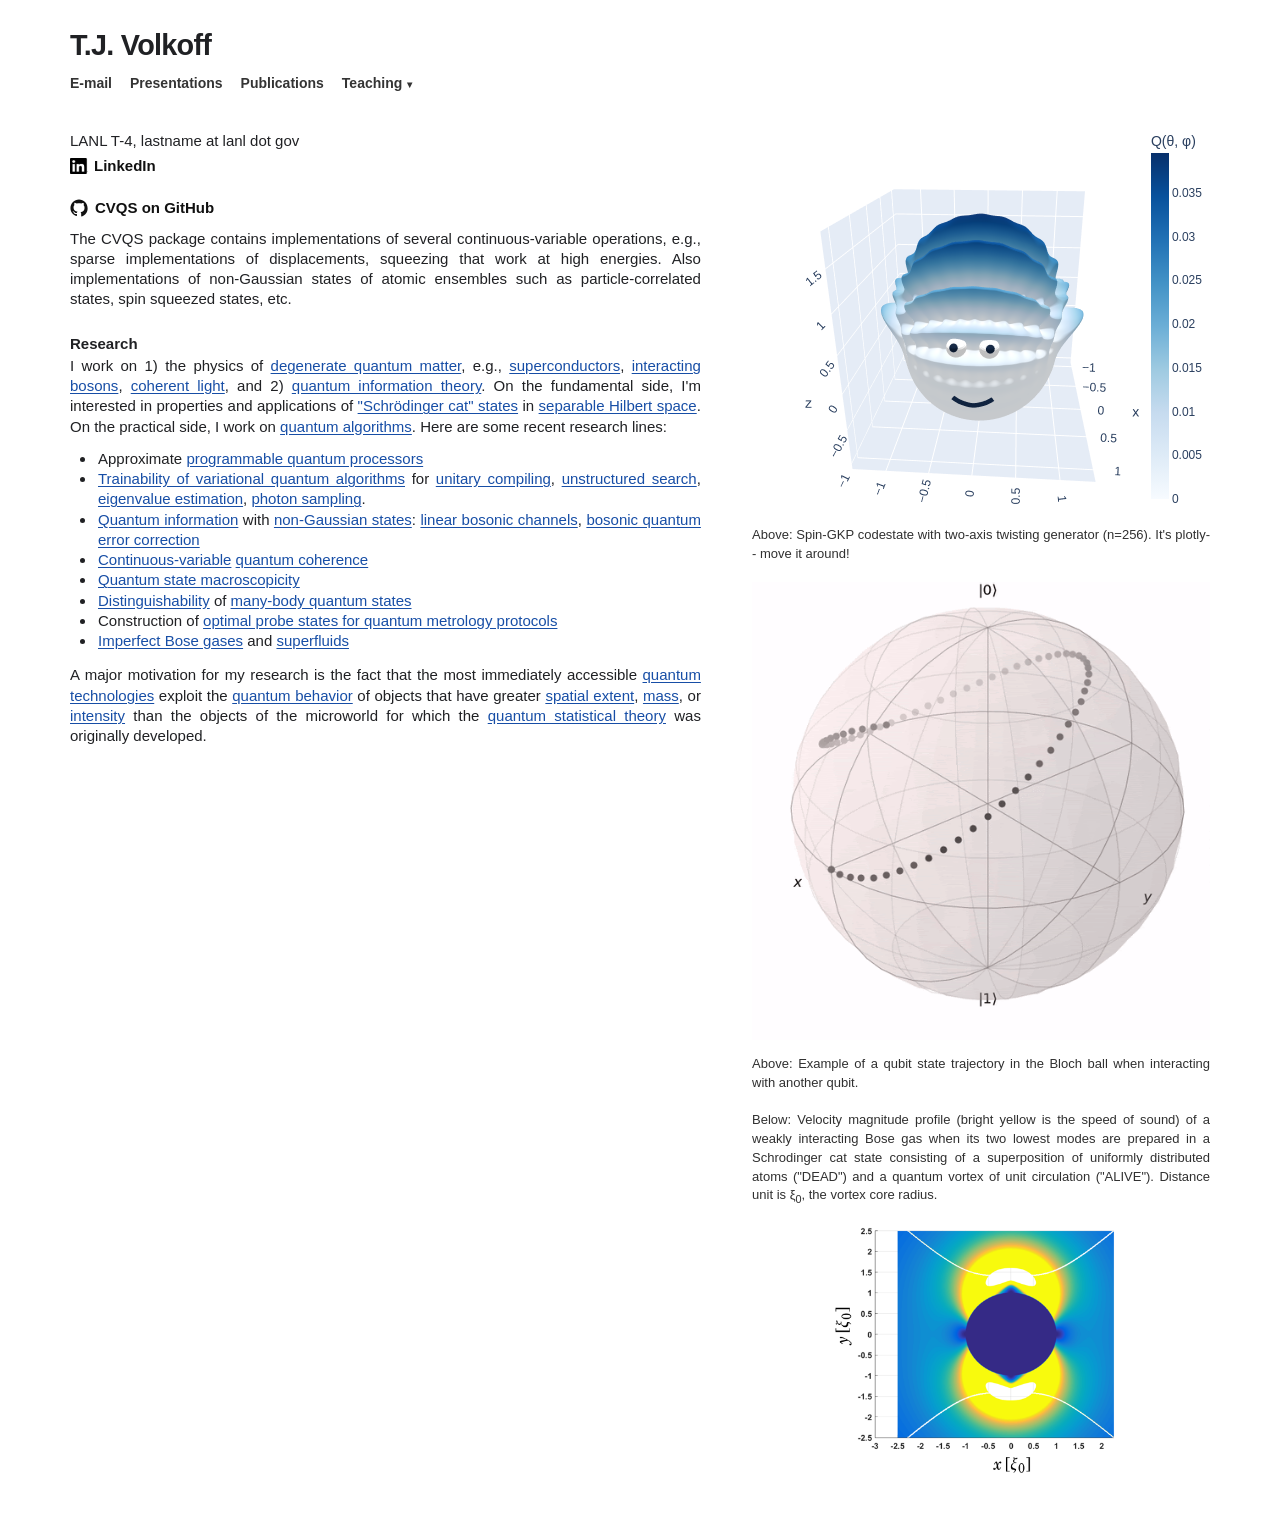
<file: index.html>
<!doctype html>
<html lang="en">
<head>
  <meta charset="utf-8">
  <meta name="viewport" content="width=device-width, initial-scale=1">
  <meta name="description" content="T.J. Volkoff">
  <title>T.J. Volkoff</title>

  <style>
    :root {
      --text: #202124;
      --muted: #5f6368;
      --link: #174ea6;
      --rule: #e4e7e9;
    }

    * {
      box-sizing: border-box;
    }

    body {
      margin: 0;
      color: var(--text);
      background: #fff;
      font-family: Arial, Helvetica, sans-serif;
      font-size: 15px;
      line-height: 1.35;
      -webkit-font-smoothing: antialiased;
    }

    a {
      color: var(--link);
      text-underline-offset: 2px;
    }

    a:hover,
    a:focus-visible {
      color: #0b3b82;
    }

    .skip-link {
      position: absolute;
      top: 8px;
      left: 8px;
      z-index: 2;
      padding: 8px 12px;
      color: #fff;
      background: #202124;
      transform: translateY(-150%);
    }

    .skip-link:focus {
      transform: translateY(0);
    }

    .site-header {
      position: static;
      padding: 30px 0 18px;
      background: #fff;
    }

    .header-inner {
      width: calc(100% - 80px);
      max-width: 1140px;
      margin-inline: auto;
    }

    .site-title {
      display: inline-block;
      color: var(--text);
      font-family: Arial, Helvetica, sans-serif;
      font-size: clamp(1.45rem, 4vw, 1.8rem);
      font-weight: 600;
      line-height: 1.1;
      letter-spacing: -0.025em;
      text-decoration: none;
    }

    .site-nav {
      display: flex;
      align-items: center;
      justify-content: flex-start;
      flex-wrap: wrap;
      gap: 5px 18px;
      margin-top: 12px;
    }

    .site-nav a {
      color: #343434;
      font-family: Arial, Helvetica, sans-serif;
      font-size: 14px;
      font-weight: 700;
      text-decoration: none;
      white-space: nowrap;
    }

    .site-nav a:hover,
    .site-nav a:focus-visible {
      color: var(--link);
      text-decoration: underline;
    }

    .nav-dropdown {
      position: relative;
      font-family: Arial, Helvetica, sans-serif;
      font-size: 14px;
    }

    .nav-dropdown summary {
      color: #343434;
      cursor: pointer;
      font-weight: 700;
      list-style: none;
      white-space: nowrap;
    }

    .nav-dropdown summary::-webkit-details-marker {
      display: none;
    }

    .nav-dropdown summary::after {
      content: "▾";
      display: inline-block;
      margin-left: 5px;
      font-size: 10px;
      transition: transform 140ms ease;
    }

    .nav-dropdown[open] summary::after {
      transform: rotate(180deg);
    }

    .nav-dropdown summary:hover,
    .nav-dropdown summary:focus-visible {
      color: var(--link);
      outline: none;
    }

    .dropdown-window {
      position: absolute;
      z-index: 10;
      top: calc(100% + 8px);
      left: -12px;
      width: max-content;
      max-width: min(340px, calc(100vw - 36px));
      padding: 10px 12px;
      border: 1px solid #dfe2e4;
      border-radius: 3px;
      background: #fff;
      box-shadow: 0 6px 18px rgba(0, 0, 0, 0.08);
    }

    .dropdown-window a {
      display: block;
      font-family: Arial, Helvetica, sans-serif;
      font-size: 14px;
      font-weight: 400;
      line-height: 1.4;
      white-space: normal;
    }

    .layout {
      width: calc(100% - 80px);
      max-width: 1140px;
      display: grid;
      grid-template-columns: minmax(0, 1.24fr) minmax(340px, 0.9fr);
      gap: clamp(28px, 4vw, 52px);
      align-items: start;
      margin: 20px auto 52px;
    }

    .contact {
      margin-bottom: 4px;
    }

    .contact p {
      margin: 0;
    }

    .contact .linkedin-link {
      margin: 5px 0;
    }

    .linkedin-link a {
      display: inline-flex;
      align-items: center;
      gap: 6px;
      color: #111;
      font-weight: 600;
      text-decoration: none;
    }

    .linkedin-link a:hover,
    .linkedin-link a:focus-visible {
      text-decoration: underline;
    }

    .linkedin-icon {
      width: 18px;
      height: 18px;
      object-fit: contain;
      flex: 0 0 auto;
    }

    .github-link {
      margin: 18px 0 6px;
    }

    .github-link a {
      display: inline-flex;
      align-items: center;
      gap: 7px;
      color: #111;
      text-decoration: none;
      font-weight: 600;
    }

    .github-link a:hover,
    .github-link a:focus-visible {
      text-decoration: underline;
    }

    .github-icon {
      width: 18px;
      height: 18px;
      flex: 0 0 auto;
    }

    p {
      margin: 0 0 12px;
    }

    article p,
    article li,
    figcaption {
      text-align: justify;
      text-justify: inter-word;
      hyphens: auto;
    }

    h1 {
      margin: 24px 0 2px;
      font-size: 15px;
      font-weight: 700;
    }

    ul {
      margin: 9px 0 14px;
      padding-left: 26px;
    }

    li {
      padding-left: 2px;
    }

    .motivation {
      margin-top: 14px;
    }

    figure {
      margin: 0;
    }

    .figures {
      margin-top: -72px;
    }

    figure + figure {
      margin-top: 18px;
    }

    figure img {
      width: 100%;
      height: auto;
    }

    .spin-gkp-frame {
      display: block;
      width: 100%;
      aspect-ratio: 1 / 1;
      border: 0;
    }

    .bloch-figure img {
      max-width: 460px;
      margin: 0 auto;
    }

    figcaption {
      margin-top: 10px;
      color: #303030;
      font-family: Arial, Helvetica, sans-serif;
      font-size: 13px;
      line-height: 1.45;
    }

    .sound-profile figcaption {
      margin-bottom: 0;
    }

    .sound-image-crop {
      width: 100%;
      aspect-ratio: 1.72 / 1;
      overflow: hidden;
    }

    .sound-image-crop img {
      transform: translateY(-26.5%) scale(1.08);
      transform-origin: top center;
    }

    @media (max-width: 860px) {
      .header-inner {
        width: calc(100% - 48px);
      }

      .layout {
        width: calc(100% - 48px);
        grid-template-columns: 1fr;
        gap: 32px;
        margin-top: 18px;
      }

      .figures {
        width: min(100%, 560px);
        margin-top: 0;
      }
    }

    @media (max-width: 520px) {
      body {
        font-size: 14px;
      }

      .site-header {
        padding: 24px 0 16px;
      }

      .header-inner {
        width: calc(100% - 36px);
      }

      .site-nav {
        margin-top: 10px;
        column-gap: 17px;
      }

      .site-nav a {
        font-size: 15px;
      }

      .layout {
        width: calc(100% - 36px);
      }
    }
  </style>
</head>

<body id="top">

  <a class="skip-link" href="#content">Skip to main content</a>

  <header class="site-header">
    <div class="header-inner">

      <a class="site-title" href="index.html">T.J. Volkoff</a>

      <nav class="site-nav" aria-label="Site navigation">
        <a href="email.html">E-mail</a>
        <a href="presentations.html">Presentations</a>
        <a href="publicationpage.html">Publications</a>

        <details class="nav-dropdown">
          <summary>Teaching</summary>

          <div class="dropdown-window">
            <a href="teaching.html">
              Field theory and many body physics, KU Fall 2016
            </a>
          </div>
        </details>

      </nav>
    </div>
  </header>

  <main class="layout" id="content">

    <article>

      <div class="contact" id="email">

        <p>LANL T-4, lastname at lanl dot gov</p>

        <p class="linkedin-link">
          <a
            href="https://www.linkedin.com/in/tyler-volkoff-46a4191b4/"
            target="_blank"
            rel="noopener noreferrer"
          >
            <img
              class="linkedin-icon"
              src="InBug-Black.png"
              alt=""
              width="18"
              height="18"
            >
            LinkedIn
          </a>
        </p>

      </div>

      <p class="github-link">
        <a
          href="https://github.com/deconfinedexcitation/CVQS"
          target="_blank"
          rel="noopener noreferrer"
        >
          <svg
            class="github-icon"
            viewBox="0 0 24 24"
            aria-hidden="true"
          >
            <path
              fill="currentColor"
              d="M12 .7C5.7.7.6 5.8.6 12.1c0 5 3.3 9.2 7.8 10.7.6.1.8-.3.8-.6v-2.2c-3.2.7-3.9-1.4-3.9-1.4-.5-1.3-1.3-1.7-1.3-1.7-1-.7.1-.7.1-.7 1.2.1 1.8 1.2 1.8 1.2 1 1.8 2.7 1.3 3.4 1 .1-.8.4-1.3.7-1.6-2.6-.3-5.3-1.3-5.3-5.7 0-1.3.5-2.3 1.2-3.1-.1-.3-.5-1.5.1-3.1 0 0 1-.3 3.2 1.2.9-.3 1.9-.4 2.9-.4s2 .1 2.9.4C17.1 5 18.1 5.3 18.1 5.3c.6 1.6.2 2.8.1 3.1.8.8 1.2 1.8 1.2 3.1 0 4.4-2.7 5.4-5.3 5.7.4.4.8 1.1.8 2.2v3.2c0 .3.2.7.8.6 4.5-1.5 7.8-5.7 7.8-10.7C23.4 5.8 18.3.7 12 .7z"
            />
          </svg>

          CVQS on GitHub
        </a>
      </p>

      <div>
        <p>
          The CVQS package contains implementations of several continuous-variable
          operations, e.g., sparse implementations of displacements, squeezing
          that work at high energies. Also implementations of non-Gaussian states
          of atomic ensembles such as particle-correlated states, spin squeezed
          states, etc.
        </p>
      </div>

      <h1>Research</h1>

      <p>
        I work on 1) the physics of <a href="https://en.wikipedia.org/wiki/Condensed_matter_physics">degenerate quantum matter</a>, e.g.,
        <a href="https://en.wikipedia.org/wiki/Superconductivity">superconductors</a>, <a href="https://en.wikipedia.org/wiki/Bose_gas">interacting bosons</a>, <a href="https://en.wikipedia.org/wiki/Coherence_(physics)">coherent light</a>, and 2) <a href="https://en.wikipedia.org/wiki/Quantum_information">quantum
        information theory</a>. On the fundamental side, I'm interested in properties
        and applications of <a href="https://en.wikipedia.org/wiki/Cat_state">"Schrödinger cat" states</a> in <a href="https://en.wikipedia.org/wiki/Hilbert_space">separable Hilbert space</a>.
        On the practical side, I work on <a href="https://en.wikipedia.org/wiki/Quantum_algorithm">quantum algorithms</a>. Here are some recent
        research lines:
      </p>

      <ul>
        <li>
          Approximate <a href="https://en.wikipedia.org/wiki/Quantum_computing">programmable quantum processors</a>
        </li>

        <li>
          <a href="https://en.wikipedia.org/wiki/Quantum_algorithm#Hybrid_quantum/classical_algorithms">Trainability of variational quantum algorithms</a> for <a href="https://en.wikipedia.org/wiki/Quantum_gate">unitary compiling</a>,
          <a href="https://en.wikipedia.org/wiki/Grover%27s_algorithm">unstructured search</a>, <a href="https://en.wikipedia.org/wiki/Quantum_phase_estimation_algorithm">eigenvalue estimation</a>, <a href="https://en.wikipedia.org/wiki/Boson_sampling">photon sampling</a>.
        </li>

        <li>
          <a href="https://en.wikipedia.org/wiki/Quantum_information">Quantum information</a> with <a href="https://en.wikipedia.org/wiki/Gaussian_state">non-Gaussian states</a>: <a href="https://en.wikipedia.org/wiki/Quantum_channel">linear bosonic channels</a>,
          <a href="https://en.wikipedia.org/wiki/Quantum_error_correction">bosonic quantum error correction</a>
        </li>

        <li>
          <a href="https://en.wikipedia.org/wiki/Continuous-variable_quantum_information">Continuous-variable</a> <a href="https://en.wikipedia.org/wiki/Coherence_(physics)#Quantum_coherence">quantum coherence</a>
        </li>

        <li>
          <a href="https://en.wikipedia.org/wiki/Macroscopic_quantum_phenomena">Quantum state macroscopicity</a>
        </li>

        <li>
          <a href="https://en.wikipedia.org/wiki/Quantum_state_discrimination">Distinguishability</a> of <a href="https://en.wikipedia.org/wiki/Many-body_problem">many-body quantum states</a>
        </li>

        <li>
          Construction of <a href="https://en.wikipedia.org/wiki/Quantum_metrology">optimal probe states for quantum metrology protocols</a>
        </li>

        <li>
          <a href="https://en.wikipedia.org/wiki/Weakly_interacting_Bose_gas">Imperfect Bose gases</a> and <a href="https://en.wikipedia.org/wiki/Superfluidity">superfluids</a>
        </li>
      </ul>

      <p class="motivation">
        A major motivation for my research is the fact that the most immediately
        accessible <a href="https://en.wikipedia.org/wiki/Quantum_technology">quantum technologies</a> exploit the <a href="https://en.wikipedia.org/wiki/Quantum_mechanics">quantum behavior</a> of objects
        that have greater <a href="https://en.wikipedia.org/wiki/Length">spatial extent</a>, <a href="https://en.wikipedia.org/wiki/Mass">mass</a>, or <a href="https://en.wikipedia.org/wiki/Intensity_(physics)">intensity</a> than the objects of
        the microworld for which the <a href="https://en.wikipedia.org/wiki/Quantum_statistical_mechanics">quantum statistical theory</a> was originally
        developed.
      </p>

    </article>

    <aside class="figures" aria-label="Research figures">

      <figure class="spin-gkp-figure">
        <iframe
          class="spin-gkp-frame"
          src="tact_spin_gkp_husimi.html"
          title="Interactive spin-GKP Husimi plot"
        ></iframe>

        <figcaption>
          Above: Spin-GKP codestate with two-axis twisting generator (n=256). It's plotly-- move it around!
        </figcaption>
      </figure>

      <figure class="bloch-figure">
        <img
          src="bloch-trajectory.gif"
          alt="Qubit state trajectory moving through the Bloch ball"
          width="541"
          height="541"
        >

        <figcaption>
          Above: Example of a qubit state trajectory in the Bloch ball when
          interacting with another qubit.
        </figcaption>
      </figure>

      <figure class="sound-profile">

        <figcaption>
          Below: Velocity magnitude profile (bright yellow is the speed of sound)
          of a weakly interacting Bose gas when its two lowest modes are prepared
          in a Schrodinger cat state consisting of a superposition of uniformly
          distributed atoms ("DEAD") and a quantum vortex of unit circulation
          ("ALIVE"). Distance unit is ξ<sub>0</sub>, the vortex core radius.
        </figcaption>

        <div class="sound-image-crop">
          <img
            src="sgimage.png"
            alt="Velocity magnitude profile surrounding a vortex in a weakly interacting Bose gas"
            width="794"
            height="1123"
          >
        </div>

      </figure>

    </aside>

  </main>

  <script>
    const teachingMenu = document.querySelector('.nav-dropdown');

    document.addEventListener('click', (event) => {
      if (
        teachingMenu.open &&
        !teachingMenu.contains(event.target)
      ) {
        teachingMenu.removeAttribute('open');
      }
    });
  </script>

</body>
</html>
</file>
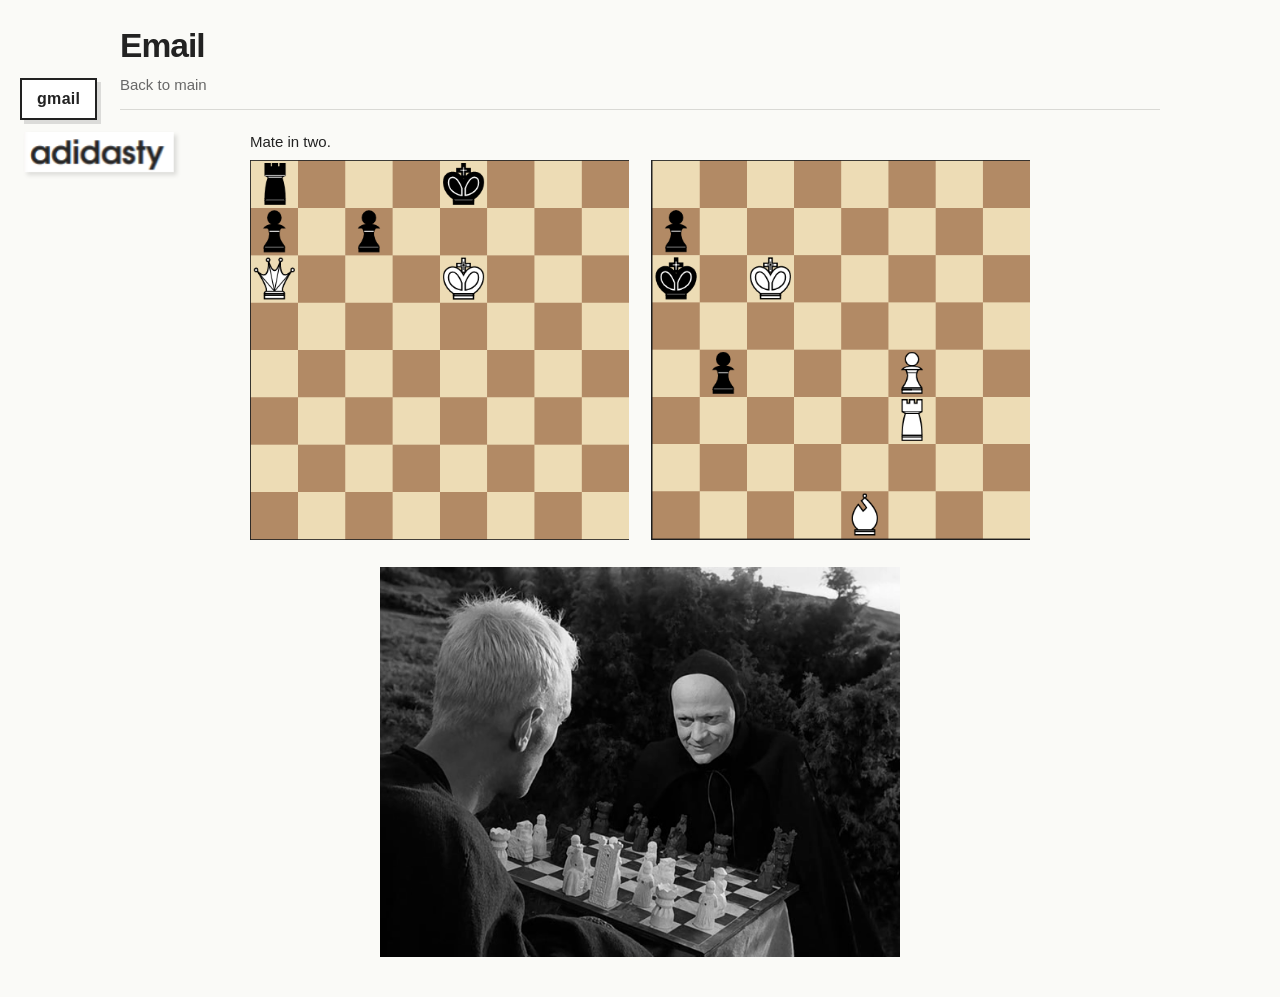
<file: email.html>
<!doctype html>
<html lang="en">
<head>
  <meta charset="utf-8">
  <meta name="viewport" content="width=device-width, initial-scale=1">
  <meta name="description" content="E-mail and chess images">

  <title>E-mail — T.J. Volkoff</title>

  <link rel="stylesheet" href="page-shared.css">

  <style>
    .gallery {
      width: 100%;
      max-width: 780px;
      display: grid;
      grid-template-columns: repeat(2, minmax(0, 1fr));
      column-gap: 22px;
      row-gap: 8px;
      margin-inline: auto;
    }

    .chess-caption {
      grid-column: 1;
      grid-row: 1;
      margin: 0;
    }

    .chess-first {
      grid-column: 1;
      grid-row: 2;
    }

    .chess-second {
      grid-column: 2;
      grid-row: 2;
    }

    figure {
      margin: 0;
    }

    figure img {
      width: 100%;
      height: auto;
    }

    .seal {
      grid-column: 1 / -1;
      grid-row: 3;
      display: flex;
      justify-content: center;
      margin-top: 14px;
    }

    .seal img {
      display: block;
      width: min(100%, 520px);
    }

    .gmail-box {
      position: fixed;
      z-index: 10;
      top: 78px;
      left: 20px;
      padding: 8px 15px;
      border: 2px solid var(--ink);
      background: rgba(255, 255, 255, 0.94);
      font-size: 16px;
      font-weight: 700;
      letter-spacing: 0.02em;
      pointer-events: none;
      box-shadow: 4px 4px 0 rgba(0, 0, 0, 0.12);
      animation: wander 36s ease-in-out infinite;
      will-change: transform;
    }

    .email-floater {
      position: fixed;
      z-index: 9;
      top: 132px;
      left: 24px;
      width: min(150px, 34vw);
      height: auto;
      pointer-events: none;
      filter: drop-shadow(3px 3px 2px rgba(0, 0, 0, 0.12));
      animation: wander-email 44s ease-in-out infinite;
      will-change: transform;
    }

    @keyframes wander {
      0%, 100% {
        transform: translate(0, 0) rotate(-2deg);
      }

      24% {
        transform: translate(calc(100vw - 155px), 10vh) rotate(2deg);
      }

      49% {
        transform: translate(
          calc(82vw - 120px),
          calc(100vh - 210px)
        ) rotate(-1deg);
      }

      73% {
        transform: translate(
          8vw,
          calc(100vh - 190px)
        ) rotate(2deg);
      }
    }

    @keyframes wander-email {
      0%, 100% {
        transform: translate(0, 0) rotate(0deg);
      }

      23% {
        transform: translate(
          calc(100vw - 300px),
          30vh
        ) rotate(-2deg);
      }

      51% {
        transform: translate(
          calc(60vw - 120px),
          calc(100vh - 260px)
        ) rotate(1deg);
      }

      77% {
        transform: translate(
          7vw,
          22vh
        ) rotate(-1deg);
      }
    }

    @media (max-width: 700px) {
      .gallery {
        grid-template-columns: repeat(2, minmax(0, 1fr));
        column-gap: 10px;
        row-gap: 6px;
        margin-top: 14px;
      }

      .seal {
        margin-top: 8px;
      }

      @keyframes wander {
        0%, 100% {
          transform: translate(0, 0) rotate(-2deg);
        }

        24% {
          transform: translate(
            calc(100vw - 145px),
            10vh
          ) rotate(2deg);
        }

        49% {
          transform: translate(
            calc(100vw - 155px),
            calc(100vh - 190px)
          ) rotate(-1deg);
        }

        73% {
          transform: translate(
            3vw,
            calc(100vh - 180px)
          ) rotate(2deg);
        }
      }
    }

    @media (prefers-reduced-motion: reduce) {
      .gmail-box,
      .email-floater {
        animation: none;
      }
    }
  </style>
</head>

<body>

  <div class="gmail-box">gmail</div>

  <img
    class="email-floater"
    src="email.png"
    alt=""
    width="127"
    height="34"
  >

  <header class="page">
    <h1>Email</h1>
    <a href="index.html">Back to main</a>
  </header>

  <main class="page">
    <section class="gallery" aria-label="Chess gallery">
      <p class="chess-caption">Mate in two.</p>
      <figure class="chess-first">
        <img
          src="mate2.png"
          alt="A chess position with a forced mate in two"
          width="513"
          height="514"
        >
      </figure>

      <figure class="chess-second">
        <img
          src="matein2again.png"
          alt="A second chess position with a forced mate in two"
          width="514"
          height="515"
        >
      </figure>

      <figure class="seal">
        <img
          src="the_seventh_seal.png"
          alt="A scene from The Seventh Seal showing a chess game"
          width="640"
          height="480"
        >
      </figure>

    </section>
  </main>

</body>
</html>
</file>
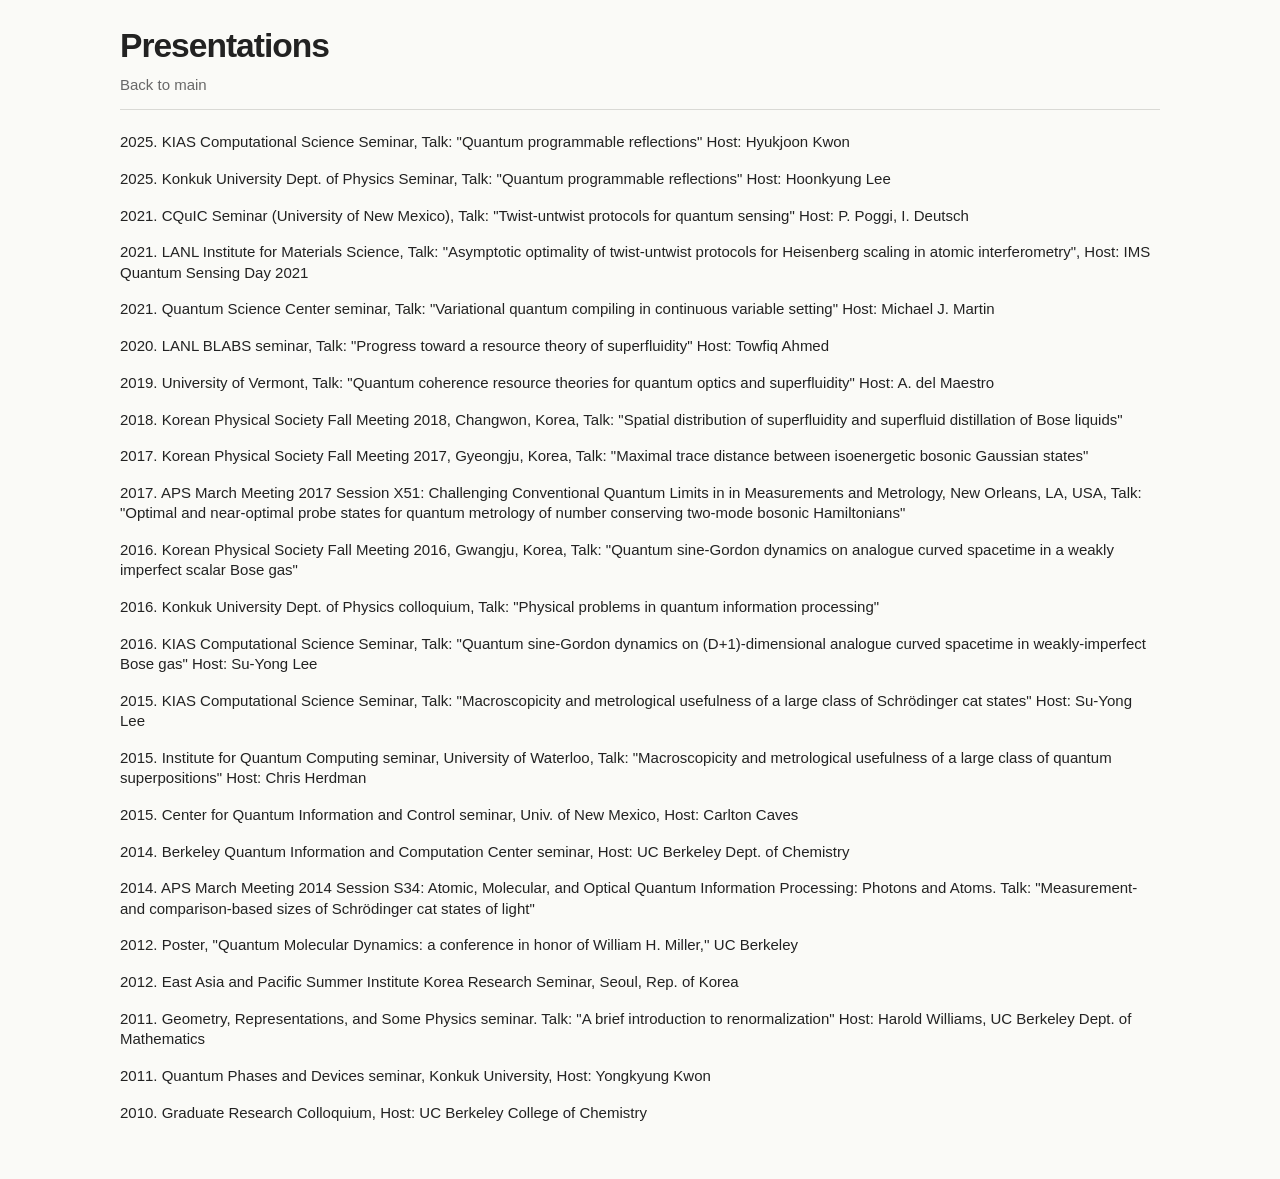
<file: presentations.html>
<!doctype html>
<html lang="en">
<head>
  <meta charset="utf-8">
  <meta name="viewport" content="width=device-width, initial-scale=1">
  <meta name="description" content="Presentations by T.J. Volkoff">
  <title>Presentations — T.J. Volkoff</title>
  <link rel="stylesheet" href="page-shared.css?v=1">
</head>
<body>
  <header class="page">
    <h1>Presentations</h1>
    <a href="index.html">Back to main</a>
  </header>

  <main class="page">
    <p>2025. KIAS Computational Science Seminar, Talk: "Quantum programmable reflections" Host: Hyukjoon Kwon</p>
    <p>2025. Konkuk University Dept. of Physics Seminar, Talk: "Quantum programmable reflections" Host: Hoonkyung Lee</p>
    <p>2021. CQuIC Seminar (University of New Mexico), Talk: "Twist-untwist protocols for quantum sensing" Host: P. Poggi, I. Deutsch</p>
    <p>2021. LANL Institute for Materials Science, Talk: "Asymptotic optimality of twist-untwist protocols for Heisenberg scaling in atomic interferometry", Host: IMS Quantum Sensing Day 2021</p>
    <p>2021. Quantum Science Center seminar, Talk: "Variational quantum compiling in continuous variable setting" Host: Michael J. Martin</p>
    <p>2020. LANL BLABS seminar, Talk: "Progress toward a resource theory of superfluidity" Host: Towfiq Ahmed</p>
    <p>2019. University of Vermont, Talk: "Quantum coherence resource theories for quantum optics and superfluidity" Host: A. del Maestro</p>
    <p>2018. Korean Physical Society Fall Meeting 2018, Changwon, Korea, Talk: "Spatial distribution of superfluidity and superfluid distillation of Bose liquids"</p>
    <p>2017. Korean Physical Society Fall Meeting 2017, Gyeongju, Korea, Talk: "Maximal trace distance between isoenergetic bosonic Gaussian states"</p>
    <p>2017. APS March Meeting 2017 Session X51: Challenging Conventional Quantum Limits in in Measurements and Metrology, New Orleans, LA, USA, Talk: "Optimal and near-optimal probe states for quantum metrology of number conserving two-mode bosonic Hamiltonians"</p>
    <p>2016. Korean Physical Society Fall Meeting 2016, Gwangju, Korea, Talk: "Quantum sine-Gordon dynamics on analogue curved spacetime in a weakly imperfect scalar Bose gas"</p>
    <p>2016. Konkuk University Dept. of Physics colloquium, Talk: "Physical problems in quantum information processing"</p>
    <p>2016. KIAS Computational Science Seminar, Talk: "Quantum sine-Gordon dynamics on (D+1)-dimensional analogue curved spacetime in weakly-imperfect Bose gas" Host: Su-Yong Lee</p>
    <p>2015. KIAS Computational Science Seminar, Talk: "Macroscopicity and metrological usefulness of a large class of Schr&ouml;dinger cat states" Host: Su-Yong Lee</p>
    <p>2015. Institute for Quantum Computing seminar, University of Waterloo, Talk: "Macroscopicity and metrological usefulness of a large class of quantum superpositions" Host: Chris Herdman</p>
    <p>2015. Center for Quantum Information and Control seminar, Univ. of New Mexico, Host: Carlton Caves</p>
    <p>2014. Berkeley Quantum Information and Computation Center seminar, Host: UC Berkeley Dept. of Chemistry</p>
    <p>2014. APS March Meeting 2014 Session S34: Atomic, Molecular, and Optical Quantum Information Processing: Photons and Atoms. Talk: "Measurement- and comparison-based sizes of Schr&ouml;dinger cat states of light"</p>
    <p>2012. Poster, "Quantum Molecular Dynamics: a conference in honor of William H. Miller,'' UC Berkeley</p>
    <p>2012. East Asia and Pacific Summer Institute Korea Research Seminar, Seoul, Rep. of Korea</p>
    <p>2011. Geometry, Representations, and Some Physics seminar. Talk: "A brief introduction to renormalization" Host: Harold Williams, UC Berkeley Dept. of Mathematics</p>
    <p>2011. Quantum Phases and Devices seminar, Konkuk University, Host: Yongkyung Kwon</p>
    <p>2010. Graduate Research Colloquium, Host: UC Berkeley College of Chemistry</p>
  </main>
</body>
</html>
</file>
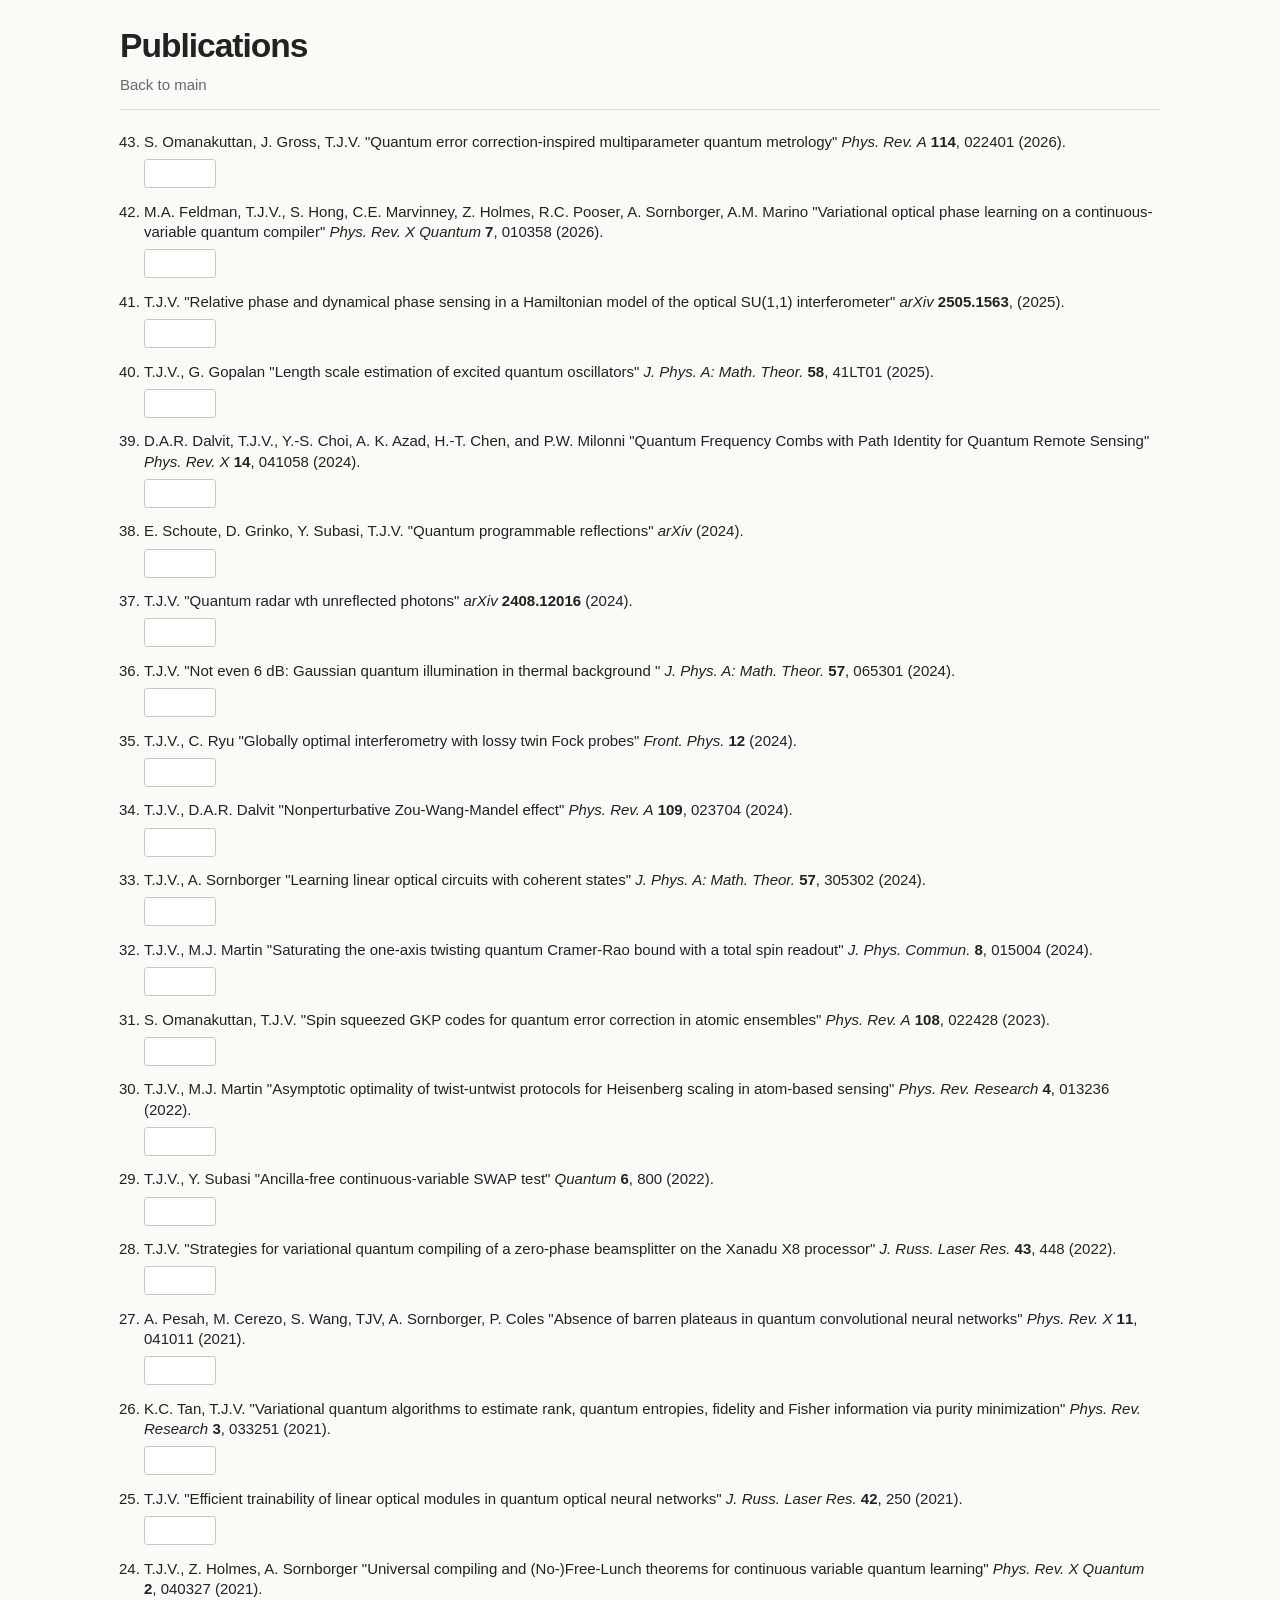
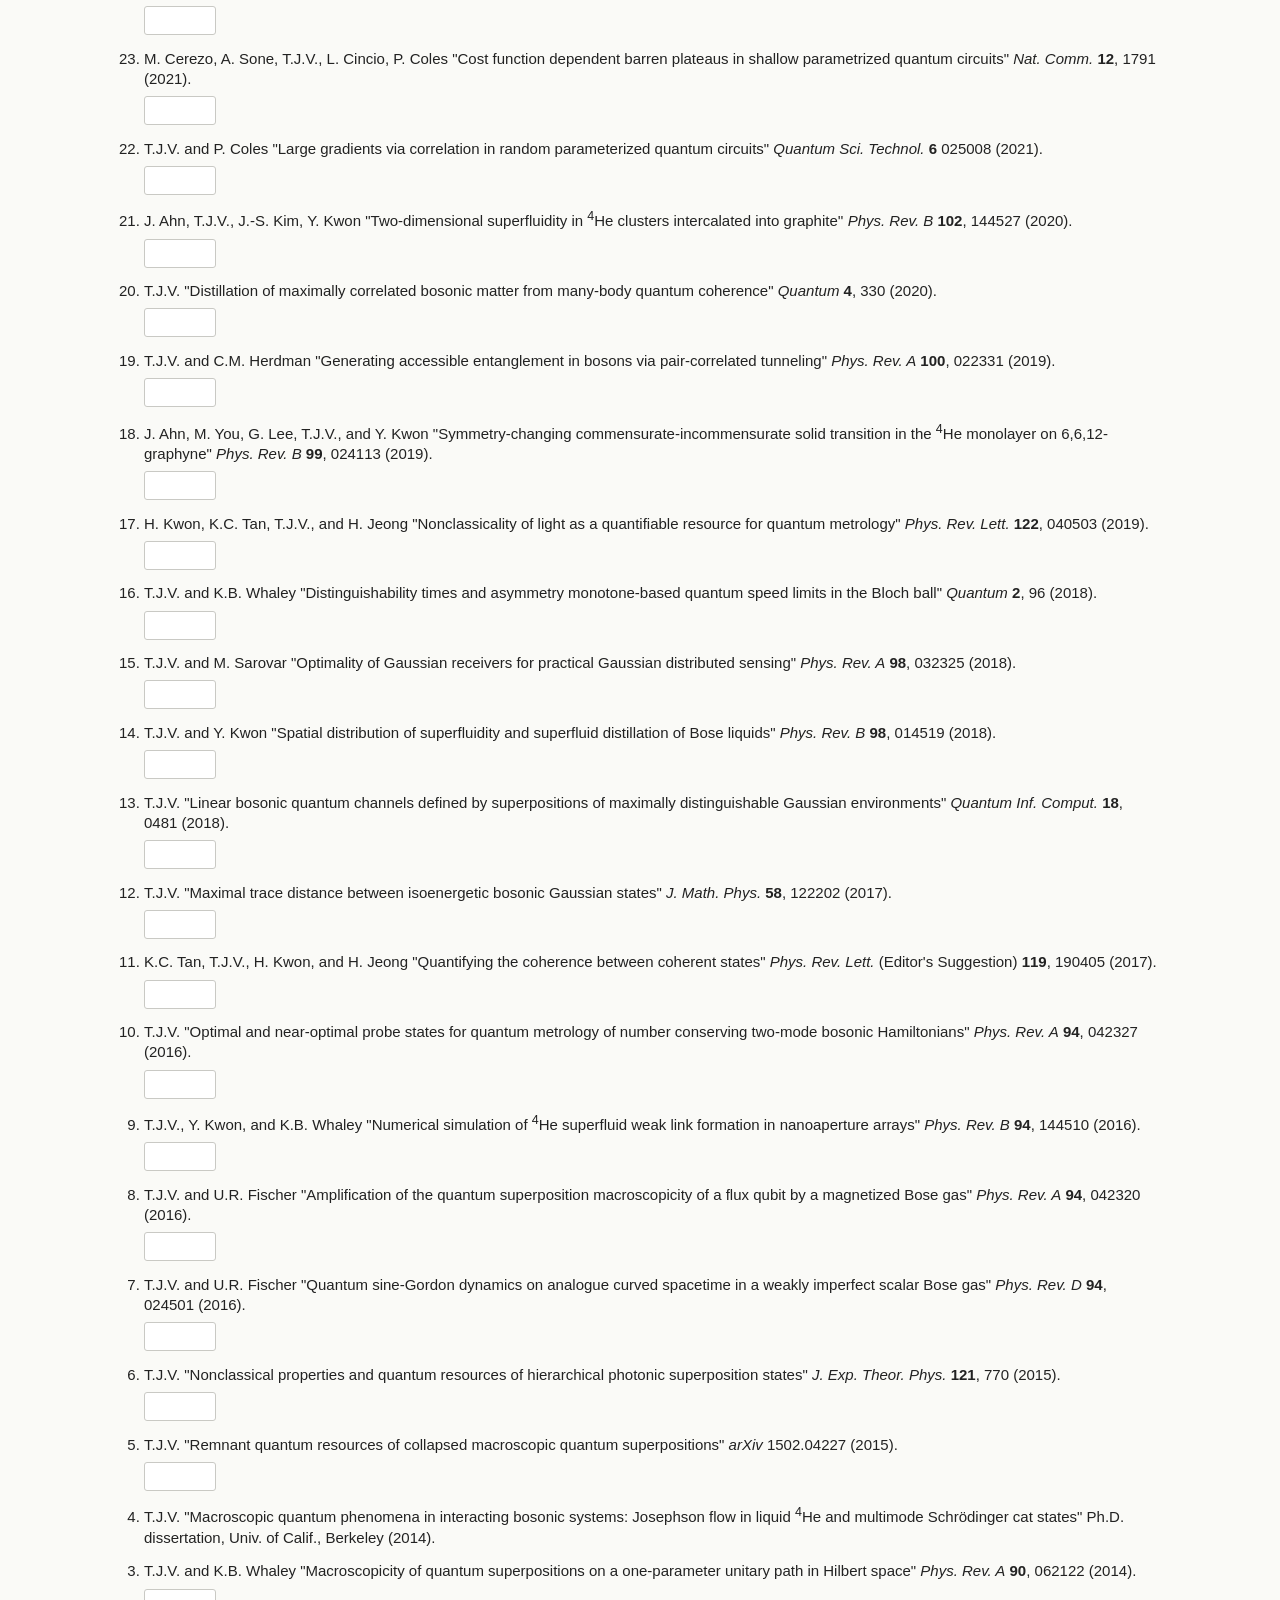
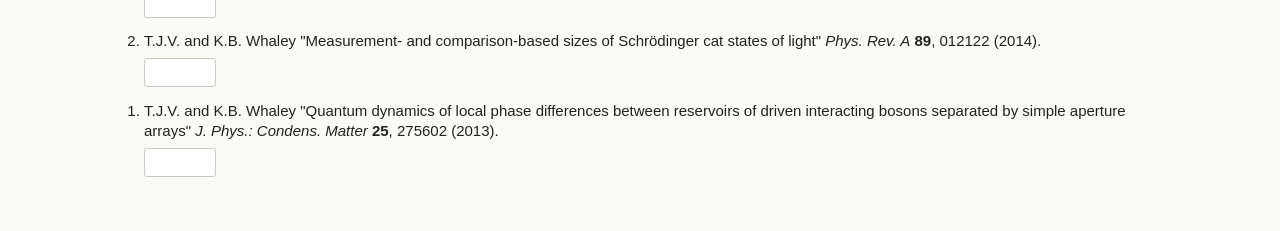
<file: publicationpage.html>
<!doctype html>
<html lang="en">
<head>
  <meta charset="utf-8">
  <meta name="viewport" content="width=device-width, initial-scale=1">
  <meta name="description" content="Publications by T.J. Volkoff">
  <title>Publications — T.J. Volkoff</title>
  <link rel="stylesheet" href="page-shared.css?v=2">
</head>
<body>
  <header class="page">
    <h1>Publications</h1>
    <a href="index.html">Back to main</a>
  </header>

  <main class="page">
    <ol class="publications-list" reversed>
      <li>S. Omanakuttan, J. Gross, T.J.V. "Quantum error correction-inspired multiparameter quantum metrology" <i>Phys. Rev. A</i> <b>114</b>, 022401 (2026).<a class="publication-link publication-link--arxiv" href="https://arxiv.org/abs/2409.16515" aria-label="View this publication on arXiv"></a></li>
      <li>M.A. Feldman, T.J.V., S. Hong, C.E. Marvinney, Z. Holmes, R.C. Pooser, A. Sornborger, A.M. Marino "Variational optical phase learning on a continuous-variable quantum compiler" <i>Phys. Rev. X Quantum</i> <b>7</b>, 010358 (2026).<a class="publication-link publication-link--arxiv" href="https://arxiv.org/abs/2502.10242" aria-label="View this publication on arXiv"></a></li>
      <li>T.J.V. "Relative phase and dynamical phase sensing in a Hamiltonian model of the optical SU(1,1) interferometer" <i>arXiv</i> <b>2505.1563</b>, (2025).<a class="publication-link publication-link--arxiv" href="https://arxiv.org/abs/2505.15635" aria-label="View this publication on arXiv"></a></li>
      <li>T.J.V., G. Gopalan "Length scale estimation of excited quantum oscillators" <i>J. Phys. A: Math. Theor.</i> <b>58</b>, 41LT01 (2025).<a class="publication-link publication-link--arxiv" href="https://arxiv.org/abs/2501.18673" aria-label="View this publication on arXiv"></a></li>
      <li>D.A.R. Dalvit, T.J.V., Y.-S. Choi, A. K. Azad, H.-T. Chen, and P.W. Milonni "Quantum Frequency Combs with Path Identity for Quantum Remote Sensing" <i>Phys. Rev. X</i> <b>14</b>, 041058 (2024).<a class="publication-link publication-link--arxiv" href="https://arxiv.org/abs/2410.07044" aria-label="View this publication on arXiv"></a></li>
      <li>E. Schoute, D. Grinko, Y. Subasi, T.J.V. "Quantum programmable reflections" <i>arXiv</i> (2024).<a class="publication-link publication-link--arxiv" href="https://arxiv.org/abs/2411.03648" aria-label="View this publication on arXiv"></a></li>
      <li>T.J.V. "Quantum radar wth unreflected photons" <i>arXiv</i> <b>2408.12016</b> (2024).<a class="publication-link publication-link--arxiv" href="https://arxiv.org/abs/2408.12016" aria-label="View this publication on arXiv"></a></li>
      <li>T.J.V. "Not even 6 dB: Gaussian quantum illumination in thermal background " <i>J. Phys. A: Math. Theor.</i> <b>57</b>, 065301 (2024).<a class="publication-link publication-link--arxiv" href="https://arxiv.org/abs/2309.10071" aria-label="View this publication on arXiv"></a></li>
      <li>T.J.V., C. Ryu "Globally optimal  interferometry with lossy twin Fock probes" <i>Front. Phys.</i> <b>12</b> (2024).<a class="publication-link publication-link--arxiv" href="https://arxiv.org/abs/2308.05871" aria-label="View this publication on arXiv"></a></li>
      <li>T.J.V., D.A.R. Dalvit "Nonperturbative Zou-Wang-Mandel effect" <i>Phys. Rev. A</i> <b>109</b>, 023704 (2024).<a class="publication-link publication-link--arxiv" href="https://arxiv.org/abs/2304.09149" aria-label="View this publication on arXiv"></a></li>
      <li>T.J.V., A. Sornborger "Learning linear optical circuits with coherent states" <i>J. Phys. A: Math. Theor.</i> <b>57</b>, 305302 (2024).<a class="publication-link publication-link--arxiv" href="https://arxiv.org/abs/2304.00107" aria-label="View this publication on arXiv"></a></li>
      <li>T.J.V., M.J. Martin "Saturating the one-axis twisting quantum Cramer-Rao bound with a total spin readout" <i>J. Phys. Commun.</i> <b>8</b>, 015004 (2024).<a class="publication-link publication-link--arxiv" href="https://arxiv.org/abs/2207.11462" aria-label="View this publication on arXiv"></a></li>
      <li>S. Omanakuttan, T.J.V. "Spin squeezed GKP codes for quantum error correction in atomic ensembles" <i>Phys. Rev. A</i> <b>108</b>, 022428 (2023).<a class="publication-link publication-link--arxiv" href="https://arxiv.org/abs/2211.05181" aria-label="View this publication on arXiv"></a></li>
      <li>T.J.V., M.J. Martin "Asymptotic optimality of twist-untwist protocols for Heisenberg scaling in atom-based sensing" <i>Phys. Rev. Research</i> <b>4</b>, 013236 (2022).<a class="publication-link publication-link--arxiv" href="https://arxiv.org/abs/2104.06532" aria-label="View this publication on arXiv"></a></li>
      <li>T.J.V., Y. Subasi "Ancilla-free continuous-variable SWAP test" <i>Quantum</i> <b>6</b>, 800 (2022).<a class="publication-link publication-link--arxiv" href="https://arxiv.org/abs/2202.09923" aria-label="View this publication on arXiv"></a></li>
      <li>T.J.V. "Strategies for variational quantum compiling of a zero-phase beamsplitter on the Xanadu X8 processor" <i>J. Russ. Laser Res.</i> <b>43</b>, 448 (2022).<a class="publication-link publication-link--arxiv" href="https://arxiv.org/abs/2202.01161" aria-label="View this publication on arXiv"></a></li>
      <li>A. Pesah, M. Cerezo, S. Wang, TJV, A. Sornborger, P. Coles "Absence of barren plateaus in quantum convolutional neural networks" <i>Phys. Rev. X</i> <b>11</b>, 041011 (2021).<a class="publication-link publication-link--arxiv" href="https://arxiv.org/abs/2011.02966" aria-label="View this publication on arXiv"></a></li>
      <li>K.C. Tan, T.J.V. "Variational quantum algorithms to estimate rank, quantum entropies, fidelity and Fisher information via purity minimization" <i>Phys. Rev. Research</i> <b>3</b>, 033251 (2021).<a class="publication-link publication-link--arxiv" href="https://arxiv.org/abs/2103.15956" aria-label="View this publication on arXiv"></a></li>
      <li>T.J.V. "Efficient trainability of linear optical modules in quantum optical neural networks" <i>J. Russ. Laser Res.</i> <b>42</b>, 250 (2021).<a class="publication-link publication-link--arxiv" href="https://arxiv.org/abs/2008.09173" aria-label="View this publication on arXiv"></a></li>
      <li>T.J.V., Z. Holmes, A. Sornborger "Universal compiling and (No-)Free-Lunch theorems for continuous variable quantum learning" <i>Phys. Rev. X Quantum</i> <b>2</b>, 040327 (2021).<a class="publication-link publication-link--arxiv" href="https://arxiv.org/abs/2105.01049" aria-label="View this publication on arXiv"></a></li>
      <li>M. Cerezo, A. Sone, T.J.V., L. Cincio, P. Coles "Cost function dependent barren plateaus in shallow parametrized quantum circuits" <i>Nat. Comm.</i> <b>12</b>, 1791 (2021).<a class="publication-link publication-link--arxiv" href="https://arxiv.org/abs/2001.00550" aria-label="View this publication on arXiv"></a></li>
      <li>T.J.V. and P. Coles "Large gradients via correlation in random parameterized quantum circuits" <i>Quantum Sci. Technol.</i> <b>6</b> 025008 (2021).<a class="publication-link publication-link--arxiv" href="https://arxiv.org/abs/2005.12200" aria-label="View this publication on arXiv"></a></li>
      <li>J. Ahn, T.J.V., J.-S. Kim, Y. Kwon "Two-dimensional superfluidity in <sup>4</sup>He clusters intercalated into graphite'' <i>Phys. Rev. B</i> <b>102</b>, 144527 (2020).<a class="publication-link publication-link--aps" href="https://journals.aps.org/prb/abstract/10.1103/PhysRevB.102.144527" aria-label="View this publication on APS Journals"></a></li>
      <li>T.J.V. "Distillation of maximally correlated bosonic matter from many-body quantum coherence" <i>Quantum</i> <b>4</b>, 330 (2020).<a class="publication-link publication-link--arxiv" href="https://arxiv.org/abs/1905.07361" aria-label="View this publication on arXiv"></a></li>
      <li>T.J.V. and C.M. Herdman "Generating accessible entanglement in bosons via pair-correlated tunneling" <i>Phys. Rev. A</i> <b>100</b>, 022331 (2019).<a class="publication-link publication-link--arxiv" href="https://arxiv.org/abs/1901.00879" aria-label="View this publication on arXiv"></a></li>
      <li>J. Ahn, M. You, G. Lee, T.J.V., and Y. Kwon "Symmetry-changing commensurate-incommensurate solid transition in the <sup>4</sup>He monolayer on 6,6,12-graphyne" <i>Phys. Rev. B</i> <b>99</b>, 024113 (2019).<a class="publication-link publication-link--aps" href="https://journals.aps.org/prb/abstract/10.1103/PhysRevB.99.024113" aria-label="View this publication on APS Journals"></a></li>
      <li>H. Kwon, K.C. Tan, T.J.V., and H. Jeong "Nonclassicality of light as a quantifiable resource for quantum metrology" <i>Phys. Rev. Lett.</i> <b>122</b>, 040503 (2019).<a class="publication-link publication-link--arxiv" href="https://arxiv.org/abs/1804.09355" aria-label="View this publication on arXiv"></a></li>
      <li>T.J.V. and K.B. Whaley "Distinguishability times and asymmetry monotone-based quantum speed limits in the Bloch ball" <i>Quantum</i> <b>2</b>, 96 (2018).<a class="publication-link publication-link--arxiv" href="https://arxiv.org/abs/1508.04181" aria-label="View this publication on arXiv"></a></li>
      <li>T.J.V. and M. Sarovar "Optimality of Gaussian receivers for practical Gaussian distributed sensing" <i>Phys. Rev. A</i> <b>98</b>, 032325 (2018).<a class="publication-link publication-link--arxiv" href="https://arxiv.org/abs/1803.01305" aria-label="View this publication on arXiv"></a></li>
      <li>T.J.V. and Y. Kwon "Spatial distribution of superfluidity and superfluid distillation of Bose liquids" <i>Phys. Rev. B</i> <b>98</b>, 014519 (2018).<a class="publication-link publication-link--arxiv" href="https://arxiv.org/abs/1804.03397" aria-label="View this publication on arXiv"></a></li>
      <li>T.J.V. "Linear bosonic quantum channels defined by superpositions of maximally distinguishable Gaussian environments" <i>Quantum Inf. Comput.</i> <b>18</b>, 0481 (2018).<a class="publication-link publication-link--arxiv" href="https://arxiv.org/abs/1703.02405" aria-label="View this publication on arXiv"></a></li>
      <li>T.J.V. "Maximal trace distance between isoenergetic bosonic Gaussian states" <i>J. Math. Phys.</i> <b>58</b>, 122202 (2017).<a class="publication-link publication-link--arxiv" href="https://arxiv.org/abs/1706.05807" aria-label="View this publication on arXiv"></a></li>
      <li>K.C. Tan, T.J.V., H. Kwon, and H. Jeong "Quantifying the coherence between coherent states" <i>Phys. Rev. Lett.</i> (Editor's Suggestion) <b>119</b>, 190405 (2017).<a class="publication-link publication-link--arxiv" href="https://arxiv.org/abs/1703.01067" aria-label="View this publication on arXiv"></a></li>
      <li>T.J.V. "Optimal and near-optimal probe states for quantum metrology of number conserving two-mode bosonic Hamiltonians" <i>Phys. Rev. A</i> <b>94</b>, 042327 (2016).<a class="publication-link publication-link--arxiv" href="https://arxiv.org/abs/1610.05807" aria-label="View this publication on arXiv"></a></li>
      <li>T.J.V., Y. Kwon, and K.B. Whaley "Numerical simulation of <sup>4</sup>He superfluid weak link formation in nanoaperture arrays" <i>Phys. Rev. B</i> <b>94</b>, 144510 (2016).<a class="publication-link publication-link--arxiv" href="https://arxiv.org/abs/1404.0779" aria-label="View this publication on arXiv"></a></li>
      <li>T.J.V. and U.R. Fischer "Amplification of the quantum superposition macroscopicity of a flux qubit by a magnetized Bose gas" <i>Phys. Rev. A</i> <b>94</b>, 042320 (2016).<a class="publication-link publication-link--arxiv" href="https://arxiv.org/abs/1511.03436" aria-label="View this publication on arXiv"></a></li>
      <li>T.J.V. and U.R. Fischer "Quantum sine-Gordon dynamics on analogue curved spacetime in a weakly imperfect scalar Bose gas" <i>Phys. Rev. D</i> <b>94</b>, 024501 (2016).<a class="publication-link publication-link--arxiv" href="https://arxiv.org/abs/1603.09197" aria-label="View this publication on arXiv"></a></li>
      <li>T.J.V. "Nonclassical properties and quantum resources of hierarchical photonic superposition states" <i>J. Exp. Theor. Phys.</i> <b>121</b>, 770 (2015).<a class="publication-link publication-link--arxiv" href="https://arxiv.org/abs/1504.07123" aria-label="View this publication on arXiv"></a></li>
      <li>T.J.V. "Remnant quantum resources of collapsed macroscopic quantum superpositions" <i>arXiv</i> 1502.04227 (2015).<a class="publication-link publication-link--arxiv" href="https://arxiv.org/abs/1502.04227" aria-label="View this publication on arXiv"></a></li>
      <li>T.J.V. "Macroscopic quantum phenomena in interacting bosonic systems: Josephson flow in liquid <sup>4</sup>He and multimode Schr&ouml;dinger cat states" Ph.D. dissertation, Univ. of Calif., Berkeley (2014).</li>
      <li>T.J.V. and K.B. Whaley "Macroscopicity of quantum superpositions on a one-parameter unitary path in Hilbert space" <i>Phys. Rev. A</i> <b>90</b>, 062122 (2014).<a class="publication-link publication-link--arxiv" href="https://arxiv.org/abs/1407.3319" aria-label="View this publication on arXiv"></a></li>
      <li>T.J.V. and K.B. Whaley "Measurement- and comparison-based sizes of Schr&ouml;dinger cat states of light" <i>Phys. Rev. A</i> <b>89</b>, 012122 (2014).<a class="publication-link publication-link--arxiv" href="https://arxiv.org/abs/1310.6053" aria-label="View this publication on arXiv"></a></li>
      <li>T.J.V. and K.B. Whaley "Quantum dynamics of local phase differences between reservoirs of driven interacting bosons separated by simple aperture arrays" <i>J. Phys.: Condens. Matter</i> <b>25</b>, 275602 (2013).<a class="publication-link publication-link--arxiv" href="https://arxiv.org/abs/1206.0957" aria-label="View this publication on arXiv"></a></li>
    </ol>
  </main>
</body>
</html>
</file>
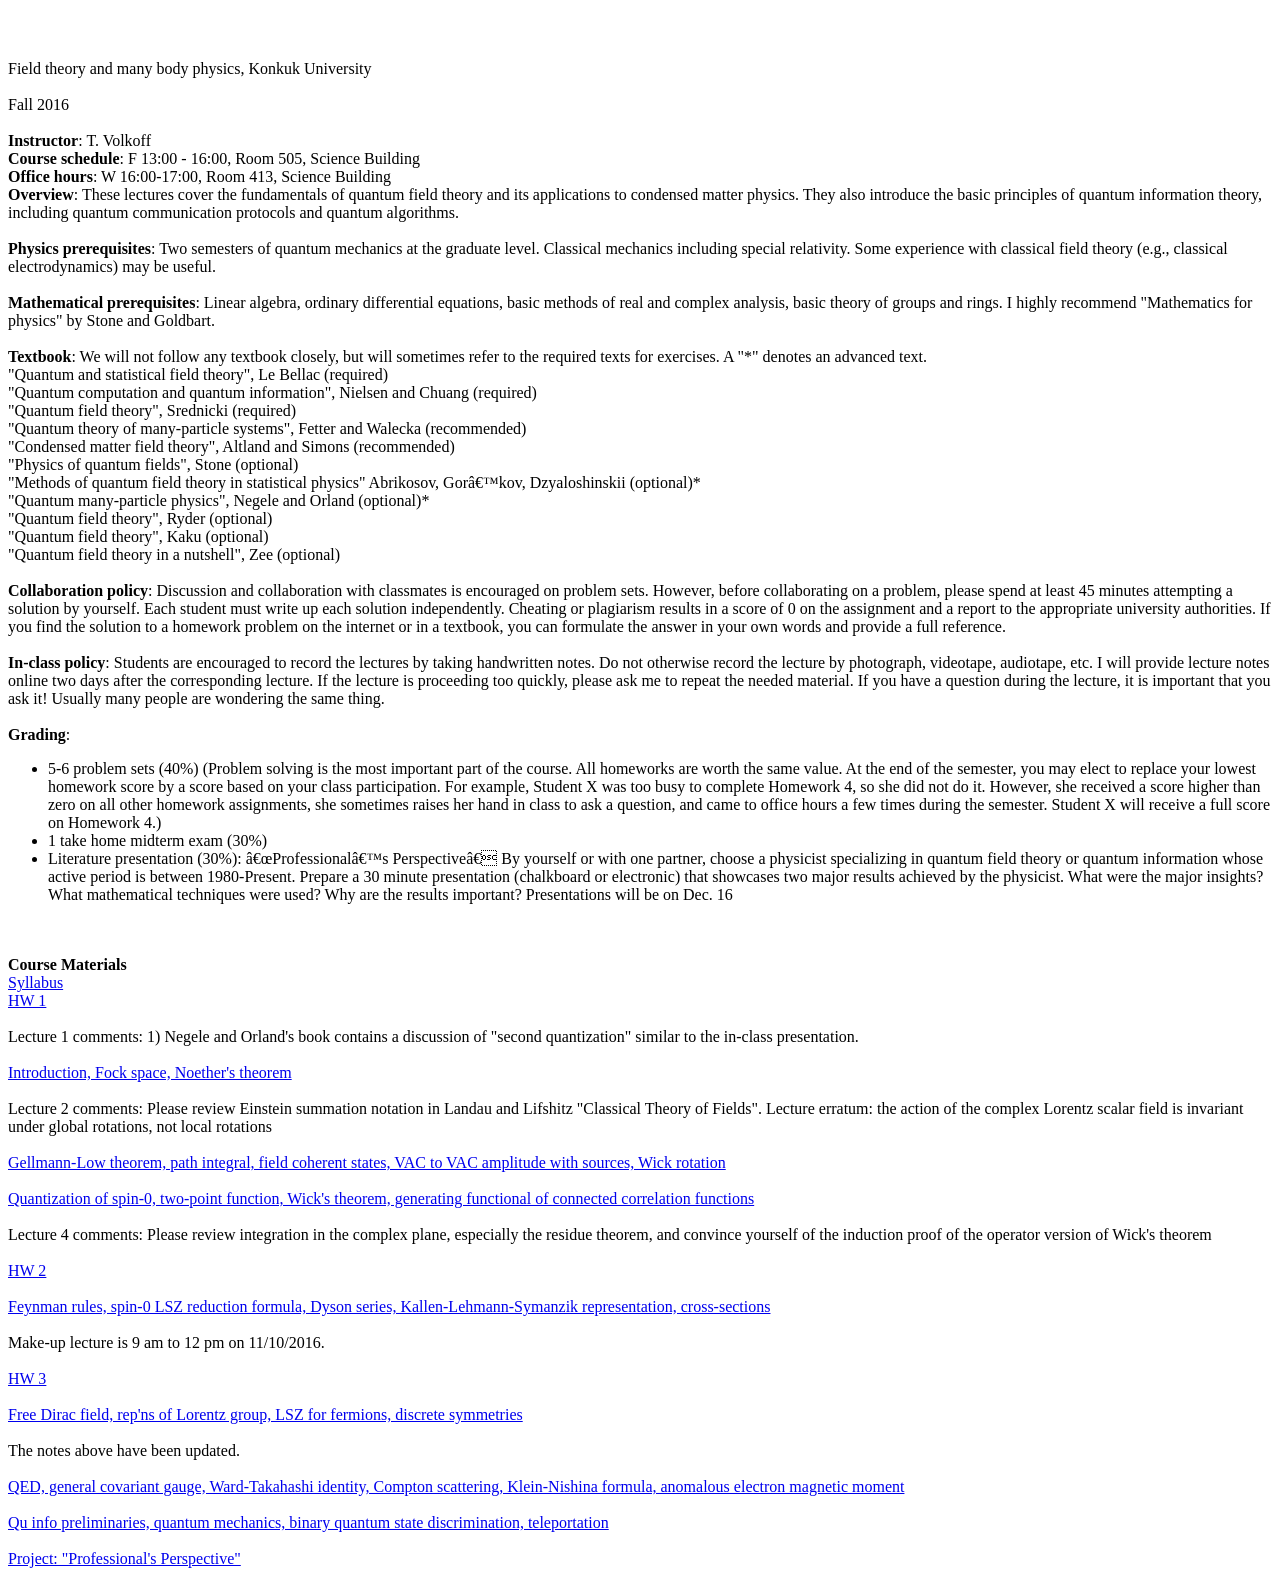
<file: teaching.html>
<!DOCTYPE html>
<HTML>
<META HTTP-EQUIV="Content-Type" CONTENT="text/html; charset=KS_C_5601">
<META HTTP-EQUIV="Content-language" CONTENT="ko">

<BODY >
<br><br>
<p>Field theory and many body physics, Konkuk University <br><br>

Fall 2016<br><br>
<b>Instructor</b>: T. Volkoff<br>
<b>Course schedule</b>: F 13:00 - 16:00, Room 505, Science Building<br>
<b>Office hours</b>: W 16:00-17:00, Room 413, Science Building<br>

<b>Overview</b>: These lectures cover the fundamentals of quantum field theory and its applications to condensed matter physics. They also introduce the basic principles of quantum information theory, including quantum communication protocols and quantum algorithms.<br><br>

<b>Physics prerequisites</b>: Two semesters of quantum mechanics at the graduate level. Classical mechanics including special relativity. Some experience with classical field theory (e.g., classical electrodynamics) may be useful.<br><br>


<b>Mathematical prerequisites</b>: Linear algebra, ordinary differential equations, basic methods of real and complex analysis, basic theory of groups and rings. I highly recommend "Mathematics for physics" by Stone and Goldbart.<br><br>

<b>Textbook</b>: We will not follow any textbook closely, but will sometimes refer to the required texts for exercises. A "*" denotes an advanced text.<br>
"Quantum and statistical field theory", Le Bellac (required)<br>
"Quantum computation and quantum information", Nielsen and Chuang (required)<br>
"Quantum field theory", Srednicki (required)<br>
"Quantum theory of many-particle systems", Fetter and Walecka (recommended)<br>
"Condensed matter field theory", Altland and Simons (recommended)<br>
"Physics of quantum fields", Stone (optional)<br>
"Methods of quantum field theory in statistical physics" Abrikosov, Gor’kov, Dzyaloshinskii (optional)*<br>
"Quantum many-particle physics", Negele and Orland (optional)*<br>
"Quantum field theory", Ryder (optional)<br>
"Quantum field theory", Kaku (optional)<br>
"Quantum field theory in a nutshell", Zee (optional)<br><br>

<b>Collaboration policy</b>: Discussion and collaboration with classmates is encouraged on problem sets. However, before collaborating on a problem, please spend at least 45 minutes attempting a solution by yourself. Each student must write up each solution independently. Cheating or plagiarism results in a score of 0 on the assignment and a report to the appropriate university authorities. If you find the solution to a homework problem on the
internet or in a textbook, you can formulate the answer in your own words and provide a full reference.<br><br>

<b>In-class policy</b>: Students are encouraged to record the lectures by taking handwritten notes. Do not otherwise record the lecture by photograph, videotape, audiotape, etc. I will provide lecture notes online two days after the corresponding lecture. If the lecture is proceeding too quickly, please ask me to repeat the needed material. If you have a question during the lecture, it is important that you ask it! Usually many people are wondering the same thing.<br><br>

<b>Grading</b>:
<ul>
<li>5-6 problem sets (40%) (Problem solving is the most important part of the course. All homeworks are worth the same value. At the end of the semester, you may elect to replace your lowest homework score by a score based on your class participation. For example, Student X was too busy to complete Homework 4, so she did not do it. However, she received a score higher than zero on all other homework assignments, she sometimes raises her hand in class to ask a question, and came to office hours a few times during the semester. Student X will receive a full score on Homework 4.)

<li>1 take home midterm exam (30%)

<li>Literature presentation (30%): “Professional’s Perspective”
By yourself or with one partner, choose a physicist specializing in quantum field theory or quantum information whose active period is between 1980-Present. Prepare a 30 minute presentation (chalkboard or electronic) that showcases two major results achieved by the physicist. What were the major insights? What mathematical techniques were used? Why are the results important?
Presentations will be on Dec. 16
</ul>
<br><br>


<b>Course Materials</b><br>


<a href="https://drive.google.com/open?id=0B8W1hqxC6C8nXzd4VHZZSV9XQ2s"> 
Syllabus</a>
<br>

<a href="https://drive.google.com/open?id=0B8W1hqxC6C8nOXdOMXo3c1h1UzA"> 
HW 1</a>
<br>
<br>
Lecture 1 comments: 1) Negele and Orland's book contains a discussion of "second quantization" similar to the in-class presentation.<br><br>



<a href="https://drive.google.com/open?id=0B8W1hqxC6C8nNExlZ3JWenk4dFE"> 
Introduction, Fock space, Noether's theorem</a>
<br><br>
Lecture 2 comments: Please review Einstein summation notation in Landau and Lifshitz "Classical Theory of Fields". Lecture erratum: the action of the complex Lorentz scalar field is invariant under global rotations, not local rotations

<br><br>

<a href="https://drive.google.com/open?id=0B8W1hqxC6C8nRmdRQXMyUlZmN1U"> 
Gellmann-Low theorem, path integral, field coherent states, VAC to VAC amplitude with sources, Wick rotation</a>

<br><br>

<a href="https://drive.google.com/open?id=0B8W1hqxC6C8naWE4OXJHdjZtN3c"> 
Quantization of spin-0, two-point function, Wick's theorem, generating functional of connected correlation functions</a>
<br><br>
Lecture 4 comments: Please review integration in the complex plane, especially the residue theorem, and convince yourself of the induction proof of the operator version of Wick's theorem

<br><br>

<a href="https://drive.google.com/open?id=0B8W1hqxC6C8nSk5zYkRmSjEyNlU"> 
HW 2</a>
<br><br>

<a href="https://drive.google.com/open?id=0B8W1hqxC6C8naWNRazByaXpGNFU"> 
Feynman rules, spin-0 LSZ reduction formula, Dyson series, Kallen-Lehmann-Symanzik representation, cross-sections</a>

<br><br>

Make-up lecture is 9 am to 12 pm on 11/10/2016.
<br><br>

<a href="https://drive.google.com/open?id=0B8W1hqxC6C8naDNPZjlaRW9VVm8"> 
HW 3</a>

<br><br>

<a href="https://drive.google.com/open?id=0B8W1hqxC6C8nXzVHTkxmcUhzWE0"> 
Free Dirac field, rep'ns of Lorentz group, LSZ for fermions, discrete symmetries</a>

<br><br>
The notes above have been updated.
<br><br>

<a href="https://drive.google.com/open?id=0B8W1hqxC6C8namJZelBmZjFsY2c"> 
QED, general covariant gauge, Ward-Takahashi identity, Compton scattering, Klein-Nishina formula, anomalous electron magnetic moment</a>

<br><br>

<a href="https://drive.google.com/open?id=0B8W1hqxC6C8nNlRTSmp1MmwzRDg"> 
Qu info preliminaries, quantum mechanics, binary quantum state discrimination, teleportation</a>

<br><br>

<a href="https://drive.google.com/open?id=0B8W1hqxC6C8nRHcteUpyT0hDQkU"> 
Project: "Professional's Perspective"</a>




</BODY>
</HTML>
</file>
<file: page-shared.css>
:root {
  --ink: #222;
  --muted: #686868;
  --line: #d9d9d5;
  --paper: #fafaf7;
}

* {
  box-sizing: border-box;
}

body {
  margin: 0;
  color: var(--ink);
  background: var(--paper);
  font-family: Arial, Helvetica, sans-serif;
  font-size: 15px;
  line-height: 1.35;
  -webkit-font-smoothing: antialiased;
}

a {
  color: inherit;
  text-underline-offset: 3px;
}

.page {
  width: calc(100% - 48px);
  max-width: 1040px;
  margin-inline: auto;
}

header.page {
  padding: 28px 0 14px;
  border-bottom: 1px solid var(--line);
}

h1 {
  margin: 0;
  font-size: clamp(1.6rem, 3vw, 2.1rem);
  line-height: 1.1;
  letter-spacing: -0.03em;
  font-weight: 600;
}

header.page a {
  display: inline-block;
  margin-top: 10px;
  color: var(--muted);
  text-decoration: none;
}

header.page a:hover,
header.page a:focus-visible {
  text-decoration: underline;
}

main.page {
  padding: 22px 0 40px;
}

p {
  margin: 0 0 1.1em;
}

.publications-list {
  margin: 0;
  padding-left: 24px;
}

.publications-list li {
  margin-bottom: 0.9em;
}

.publication-link {
  display: block;
  width: 72px;
  height: 29px;
  margin-top: 7px;
  overflow: hidden;
  border: 1px solid #c9c9c4;
  border-radius: 3px;
  background-color: #fff;
  background-position: center;
  background-repeat: no-repeat;
  text-decoration: none;
}

.publication-link:hover,
.publication-link:focus-visible {
  border-color: #7b7b76;
  box-shadow: 0 1px 3px rgba(0, 0, 0, 0.12);
}

.publication-link--arxiv {
  background-image: url("https://info.arxiv.org/brand/images/brand-logo-primary.jpg");
  background-size: 72px auto;
}

.publication-link--aps {
  background-image: url("https://cdn.journals.aps.org/development/journals/images/tailwind/footer-logo.png");
  background-size: 48px auto;
}
</file>
